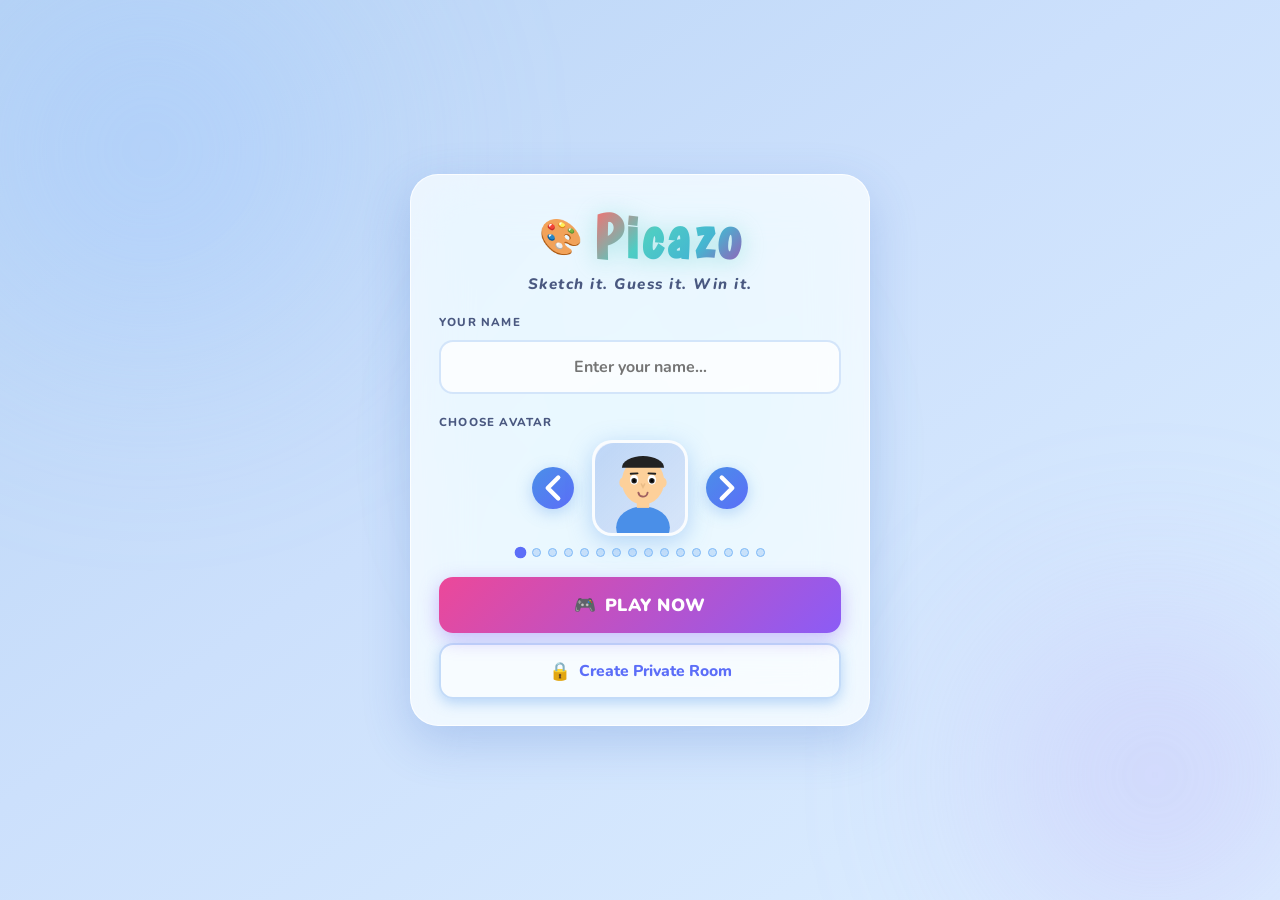
<file: index.html>
<!DOCTYPE html>
<html lang="en">
<head>
  <meta charset="UTF-8">
  <meta name="viewport" content="width=device-width, initial-scale=1.0, maximum-scale=1.0, user-scalable=no">
  <title>Picazo – Sketch it. Guess it. Win it.</title>
  <link rel="preconnect" href="https://fonts.googleapis.com">
  <link rel="preconnect" href="https://fonts.gstatic.com" crossorigin>
  <link href="https://fonts.googleapis.com/css2?family=Boogaloo&family=Nunito:wght@400;600;700;800;900&display=swap" rel="stylesheet">
  <link rel="stylesheet" href="style.css">
</head>
<body>

<div class="bg-blob blob-1"></div>
<div class="bg-blob blob-2"></div>
<div class="bg-blob blob-3"></div>

<div id="screen-lobby" class="screen active">
  <div class="lobby-card glass-strong">
    <div class="lobby-header">
      <div class="logo-wrap">
        <span class="logo-icon">🎨</span>
        <h1 class="logo-text">Picazo</h1>
      </div>
      <p class="lobby-tagline">Sketch it. Guess it. Win it.</p>
    </div>

    <div class="section-block">
      <label class="section-label">Your Name</label>
      <input id="inp-name" class="name-input" type="text" placeholder="Enter your name…" maxlength="16" autocomplete="off" spellcheck="false">
    </div>

    <div class="section-block">
      <label class="section-label">Choose Avatar</label>
      <div class="avatar-picker">
        <button id="btn-av-prev" class="av-arrow" aria-label="Previous">
          <svg viewBox="0 0 24 24" fill="none" stroke="currentColor" stroke-width="2.5" stroke-linecap="round" stroke-linejoin="round"><path d="M15 18l-6-6 6-6"/></svg>
        </button>
        <div id="av-frame" class="av-frame">
          <canvas id="av-canvas" width="96" height="96"></canvas>
        </div>
        <button id="btn-av-next" class="av-arrow" aria-label="Next">
          <svg viewBox="0 0 24 24" fill="none" stroke="currentColor" stroke-width="2.5" stroke-linecap="round" stroke-linejoin="round"><path d="M9 18l6-6-6-6"/></svg>
        </button>
      </div>
      <div id="av-dots" class="av-dots"></div>
    </div>

    <div class="section-block btn-stack">
      <button id="btn-play" class="primary-btn glow-btn">
        <span class="btn-icon">🎮</span> PLAY NOW
      </button>
      <button id="btn-private" class="secondary-btn">
        <span class="btn-icon">🔒</span> Create Private Room
      </button>
    </div>
  </div>
</div>

<div id="modal-private" class="modal-backdrop hidden">
  <div class="modal-card glass-strong">
    <h2 class="modal-title">🔒 Create Private Room</h2>

    <div class="modal-field">
      <label class="section-label">Max Players</label>
      <select id="priv-players" class="setting-sel wide">
        <option value="4">4 Players</option>
        <option value="6">6 Players</option>
        <option value="8" selected>8 Players</option>
        <option value="10">10 Players</option>
        <option value="12">12 Players</option>
      </select>
    </div>
    <div class="modal-field">
      <label class="section-label">Rounds</label>
      <select id="priv-rounds" class="setting-sel wide">
        <option value="3">3 Rounds</option>
        <option value="4">4 Rounds</option>
        <option value="5" selected>5 Rounds</option>
        <option value="6">6 Rounds</option>
        <option value="8">8 Rounds</option>
      </select>
    </div>
    <div class="modal-field">
      <label class="section-label">Draw Time</label>
      <select id="priv-time" class="setting-sel wide">
        <option value="90" selected>90 seconds</option>
        <option value="100">100 seconds</option>
        <option value="120">120 seconds</option>
        <option value="150">150 seconds</option>
      </select>
    </div>
    <div class="modal-field">
      <label class="section-label">Hints</label>
      <select id="priv-hints" class="setting-sel wide">
        <option value="0">None</option>
        <option value="1">1 hint</option>
        <option value="2" selected>2 hints</option>
        <option value="3">3 hints</option>
      </select>
    </div>
    <div class="modal-field">
      <label class="section-label">Custom Words (comma-separated, optional)</label>
      <textarea id="priv-words" class="custom-words-input" placeholder="e.g. banana, lighthouse, spaceship…" rows="3"></textarea>
    </div>

    <div class="modal-actions">
      <button id="btn-start-private" class="primary-btn glow-btn">
        🚀 Start &amp; Get Link
      </button>
      <button id="btn-cancel-private" class="cancel-btn">Cancel</button>
    </div>

    <div id="priv-invite-box" class="invite-box hidden">
      <span class="invite-label">🔗 Invite Link</span>
      <div class="invite-row">
        <span id="priv-link-txt" class="invite-link">https://picazo.game/r/XXXX</span>
        <button id="btn-copy-priv" class="copy-btn">Copy</button>
      </div>
    </div>
  </div>
</div>

<div id="screen-game" class="screen">

  <div class="game-header glass">
    <div class="timer-ring-wrap" id="timer-wrap">
      <svg class="timer-svg" viewBox="0 0 60 60">
        <circle class="t-bg" cx="30" cy="30" r="25"/>
        <circle id="t-fg" class="t-fg" cx="30" cy="30" r="25"/>
      </svg>
      <span id="timer-num" class="timer-num">100</span>
    </div>

    <div class="word-area">
      <div id="word-display" class="word-display"></div>
      <div id="word-meta" class="word-meta"></div>
    </div>

    <div class="header-right">
      <span id="round-badge" class="round-badge">Round 1/3</span>
      <button id="btn-mute" class="icon-btn" title="Mute/Unmute">
        <svg id="mute-icon" viewBox="0 0 24 24" fill="none" stroke="currentColor" stroke-width="2.2" stroke-linecap="round" stroke-linejoin="round">
          <polygon points="11 5 6 9 2 9 2 15 6 15 11 19 11 5"/>
          <path d="M19.07 4.93a10 10 0 0 1 0 14.14M15.54 8.46a5 5 0 0 1 0 7.07"/>
        </svg>
      </button>
    </div>
  </div>

  <div class="game-body">

    <div id="leaderboard-panel" class="panel glass">
      <h3 class="panel-title">🏆 Players</h3>
      <ul id="player-list" class="player-list"></ul>
    </div>

    <div class="canvas-col">
      <div id="canvas-wrap" class="canvas-wrap">
        <canvas id="game-canvas"></canvas>

        <div id="popup-color" class="tool-popup popup-over-canvas glass-strong hidden">
          <div id="color-palette" class="color-palette"></div>
          <input id="color-picker" type="color" class="native-picker" value="#000000">
        </div>

        <div id="popup-size" class="tool-popup popup-over-canvas glass-strong hidden">
          <label class="size-label-txt">Size: <strong id="size-val-txt">3px</strong></label>
          <input id="size-slider" class="size-slider" type="range" min="1" max="40" value="3">
          <div class="size-preview-wrap"><div id="size-preview" class="size-preview"></div></div>
        </div>

        <div id="overlay-waiting" class="overlay waiting-overlay hidden">
          <div class="overlay-inner">
            <span class="wait-spinner">🎨</span>
            <h3 id="wait-title">Waiting for drawer…</h3>
            <p id="wait-sub">Get ready to guess!</p>
            <div id="invite-box-wait" class="share-link-box hidden">
              <span id="share-link-txt" class="share-link-text">picazo.game/r/XXXX</span>
              <button id="btn-copy-link" class="copy-btn">Copy</button>
            </div>
          </div>
        </div>

        <div id="overlay-word-select" class="overlay word-select-overlay hidden">
          <div class="ws-inner">
            <div class="ws-header">
              <h2>Choose a Word</h2>
              <p>Pick one to draw! Time left: <span id="ws-timer" class="ws-clock">15</span>s</p>
            </div>
            <div class="ws-timer-bar-wrap"><div id="ws-timer-bar" class="ws-timer-bar"></div></div>
            <div id="ws-cards" class="ws-cards"></div>
          </div>
        </div>

        <div id="overlay-round-end" class="overlay round-end-overlay hidden">
          <div class="re-inner glass-strong">
            <div id="re-emoji" class="re-emoji">🎉</div>
            <h2 id="re-title">Round Over!</h2>
            <p id="re-word">The word was: <strong id="re-word-val">—</strong></p>
            <div id="re-scores" class="re-scores"></div>
            <p class="re-next" id="re-next">Next round in <span id="re-countdown">5</span>s…</p>
          </div>
        </div>
      </div>

      <div class="toolbar-container">
        <div id="toolbar" class="toolbar-glass">
          <button class="tool-btn active" id="tool-pencil" data-tool="pencil" title="Pencil">
            <svg viewBox="0 0 24 24" fill="none" stroke="currentColor" stroke-width="2" stroke-linecap="round"><path d="M17 3a2.828 2.828 0 1 1 4 4L7.5 20.5 2 22l1.5-5.5L17 3z"/></svg>
          </button>
          
          <button class="tool-btn" id="tool-fill" data-tool="fill" title="Fill">
            <svg viewBox="0 0 24 24" fill="none" stroke="currentColor" stroke-width="2" stroke-linecap="round"><path d="M19 11l-8-8-8.5 8.5a5.5 5.5 0 0 0 7.78 7.78L19 11z"/><path d="M20 23a3 3 0 0 0 0-6h-1l-3-3"/></svg>
          </button>
          
          <button class="tool-btn" id="tool-eraser" data-tool="eraser" title="Eraser">
            <svg viewBox="0 0 24 24" fill="none" stroke="currentColor" stroke-width="2" stroke-linecap="round"><path d="M20 20H7L3 16l10-10 7 7-3.5 3.5"/><path d="M6.5 17.5l4-4"/></svg>
          </button>

          <div class="tool-divider"></div>

          <button class="tool-btn color-btn" id="btn-color-popup" title="Colors">
            <div id="color-indicator" class="color-indicator-ring" style="background:#000"></div>
          </button>

          <button class="tool-btn" id="btn-size-popup" title="Brush Size">
            <svg viewBox="0 0 24 24" fill="currentColor"><circle cx="12" cy="12" r="5"/></svg>
          </button>

          <div class="tool-divider"></div>

          <button class="tool-btn" id="tool-undo" title="Undo">
            <svg viewBox="0 0 24 24" fill="none" stroke="currentColor" stroke-width="2" stroke-linecap="round"><polyline points="9 14 4 9 9 4"/><path d="M20 20v-7a4 4 0 0 0-4-4H4"/></svg>
          </button>
          <button class="tool-btn danger" id="tool-clear" title="Clear Canvas">
            <svg viewBox="0 0 24 24" fill="none" stroke="currentColor" stroke-width="2" stroke-linecap="round"><polyline points="3 6 5 6 21 6"/><path d="M19 6l-1 14H6L5 6"/><path d="M10 11v6"/><path d="M14 11v6"/><path d="M9 6V4h6v2"/></svg>
          </button>
        </div>
      </div>
    </div>

    <div id="chat-panel" class="panel glass">
      <h3 class="panel-title">💬 Chat</h3>
      <div id="chat-messages" class="chat-messages"></div>
      <div class="chat-form">
        <input id="chat-input" class="chat-input" type="text" placeholder="Type guess…" maxlength="60" autocomplete="off">
        <button id="btn-chat-send" class="chat-send-btn" title="Send">
          <svg viewBox="0 0 24 24" fill="none" stroke="currentColor" stroke-width="2.2" stroke-linecap="round" stroke-linejoin="round" style="width:16px;height:16px;"><line x1="22" y1="2" x2="11" y2="13"></line><polygon points="22 2 15 22 11 13 2 9 22 2"></polygon></svg>
        </button>
      </div>
    </div>

  </div></div><div id="context-menu" class="context-menu glass-strong hidden">
  <div class="ctx-head">
    <div id="ctx-av" class="ctx-av"></div>
    <div>
      <div id="ctx-name" class="ctx-name">Player</div>
      <div id="ctx-pts" class="ctx-pts">0 pts</div>
    </div>
  </div>
  <button class="ctx-btn" id="ctx-kick">
    <svg viewBox="0 0 24 24" fill="none" stroke="currentColor" stroke-width="2"><path d="M9 21H5a2 2 0 0 1-2-2V5a2 2 0 0 1 2-2h4"/><polyline points="16 17 21 12 16 7"/><line x1="21" y1="12" x2="9" y2="12"/></svg>
    Vote to Kick
  </button>
  <button class="ctx-btn" id="ctx-report">
    <svg viewBox="0 0 24 24" fill="none" stroke="currentColor" stroke-width="2"><path d="M4 15s1-1 4-1 5 2 8 2 4-1 4-1V3s-1 1-4 1-5-2-8-2-4 1-4 1z"/><line x1="4" y1="22" x2="4" y2="15"/></svg>
    Report
  </button>
  <button class="ctx-btn" id="ctx-mute">
    <svg viewBox="0 0 24 24" fill="none" stroke="currentColor" stroke-width="2"><polygon points="11 5 6 9 2 9 2 15 6 15 11 19 11 5"/><line x1="23" y1="9" x2="17" y2="15"/><line x1="17" y1="9" x2="23" y2="15"/></svg>
    Mute Locally
  </button>
  <button class="ctx-btn ctx-close" id="ctx-close">✕ Close</button>
</div>

<div id="vote-banner" class="vote-banner glass-strong hidden">
  <div class="vote-banner-body">
    <strong id="vote-title">Vote to kick Player?</strong>
    <span id="vote-sub">Majority vote needed</span>
  </div>
  <button id="btn-vote-yes" class="vote-kick-btn">Kick 👢</button>
  <button id="btn-vote-no" class="vote-keep-btn">Keep</button>
</div>

<div id="event-popup" class="event-popup hidden">
  <div class="event-popup-inner">
    <span id="event-popup-icon" class="event-icon">🎉</span>
    <div id="event-popup-msg" class="event-msg">Player joined!</div>
  </div>
</div>

<div id="toast-container" class="toast-container"></div>

<script src="script.js"></script>
</body>
</html>
</file>
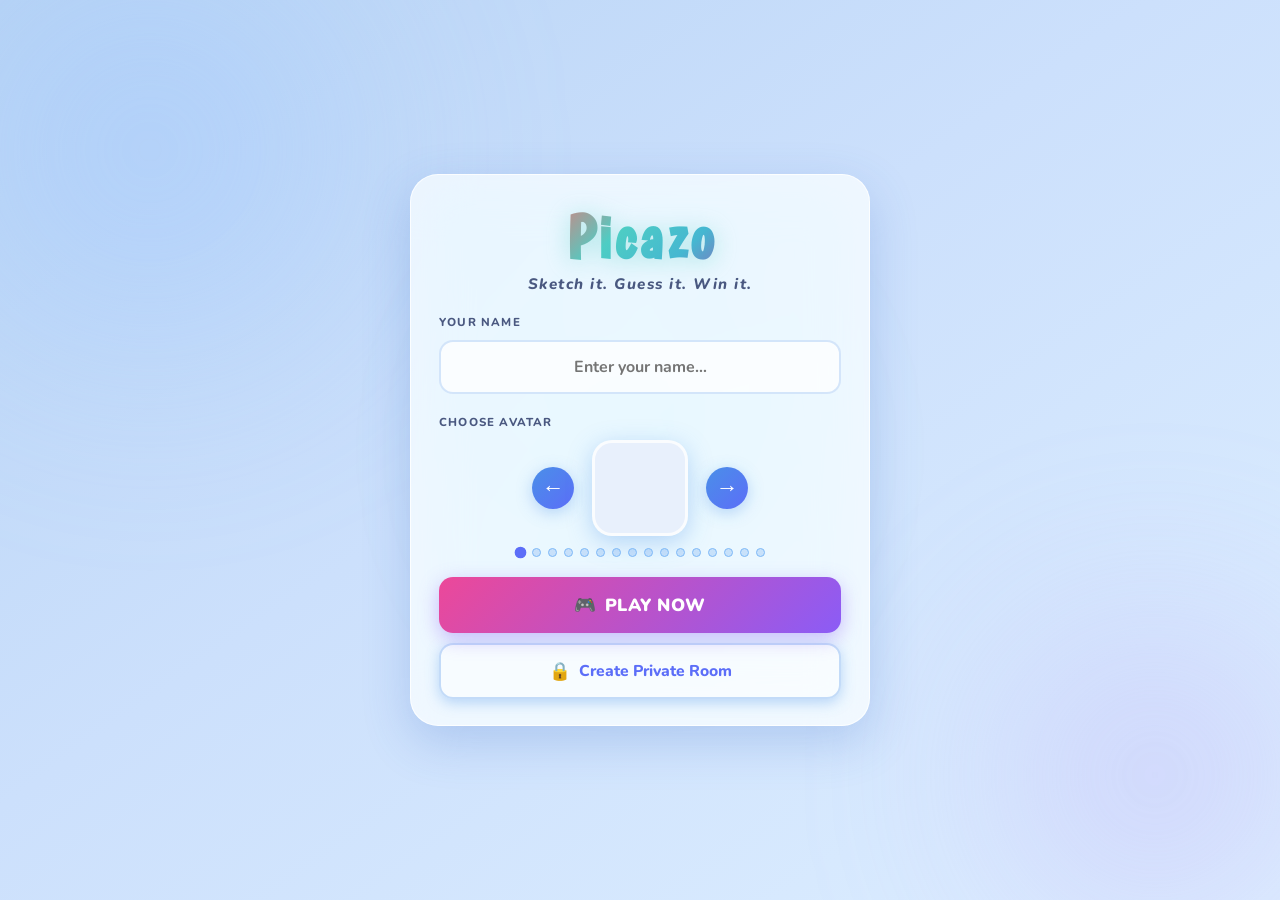
<file: index (2) (1).html>
<!DOCTYPE html>
<html lang="en">
<head>
  <meta charset="UTF-8">
  <meta name="viewport" content="width=device-width, initial-scale=1.0, maximum-scale=1.0, user-scalable=no">
  <title>Picazo – Sketch it. Guess it. Win it.</title>
  <link rel="preconnect" href="https://fonts.googleapis.com">
  <link rel="preconnect" href="https://fonts.gstatic.com" crossorigin>
  <link href="https://fonts.googleapis.com/css2?family=Righteous&family=Nunito:wght@400;600;700;800;900&display=swap" rel="stylesheet">
  <link rel="stylesheet" href="style.css">
</head>
<body>

<div class="bg-blob blob-1"></div>
<div class="bg-blob blob-2"></div>
<div class="bg-blob blob-3"></div>

<!-- ══════════════════════════════
     LOBBY
══════════════════════════════ -->
<div id="screen-lobby" class="screen active">
  <div class="lobby-card glass-strong">

    <div class="lobby-header">
      <h1 class="logo-text">Picazo</h1>
      <p class="lobby-tagline">Sketch it. Guess it. Win it.</p>
    </div>

    <div class="section-block">
      <label class="section-label">Your Name</label>
      <input id="inp-name" class="name-input" type="text" placeholder="Enter your name…" maxlength="16" autocomplete="off" spellcheck="false">
    </div>

    <div class="section-block">
      <label class="section-label">Choose Avatar</label>
      <div class="avatar-picker">
        <button id="btn-av-prev" class="av-arrow">&#8592;</button>
        <div id="av-frame" class="av-frame">
          <div id="av-display"></div>
          <div id="av-name-badge" class="av-name-badge"></div>
        </div>
        <button id="btn-av-next" class="av-arrow">&#8594;</button>
      </div>
      <div id="av-dots" class="av-dots"></div>
    </div>

    <div class="section-block btn-stack">
      <button id="btn-play" class="primary-btn glow-btn">
        <span class="btn-icon">🎮</span> PLAY NOW
      </button>
      <button id="btn-private" class="secondary-btn">
        <span class="btn-icon">🔒</span> Create Private Room
      </button>
    </div>

  </div>
</div>

<!-- ══════════════════════════════
     PRIVATE ROOM MODAL
══════════════════════════════ -->
<div id="modal-private" class="modal-backdrop hidden">
  <div class="modal-card glass-strong">
    <h2 class="modal-title">🔒 Private Room</h2>
    <div class="modal-field">
      <label class="section-label">Max Players (2–12)</label>
      <select id="priv-players" class="setting-sel wide">
        <option value="4">4 Players</option>
        <option value="6">6 Players</option>
        <option value="8" selected>8 Players</option>
        <option value="10">10 Players</option>
        <option value="12">12 Players</option>
      </select>
    </div>
    <div class="modal-field">
      <label class="section-label">Rounds (min 3)</label>
      <select id="priv-rounds" class="setting-sel wide">
        <option value="3" selected>3 Rounds</option>
        <option value="4">4 Rounds</option>
        <option value="5">5 Rounds</option>
        <option value="6">6 Rounds</option>
        <option value="8">8 Rounds</option>
      </select>
    </div>
    <div class="modal-field">
      <label class="section-label">Draw Time</label>
      <select id="priv-time" class="setting-sel wide">
        <option value="90" selected>90 seconds</option>
        <option value="120">120 seconds</option>
        <option value="150">150 seconds</option>
        <option value="180">180 seconds</option>
      </select>
    </div>
    <div class="modal-field">
      <label class="section-label">Hint Intensity</label>
      <select id="priv-hints" class="setting-sel wide">
        <option value="0">None</option>
        <option value="1" selected>Slow (1 hint)</option>
        <option value="2">Normal (2 hints)</option>
        <option value="3">Fast (3 hints)</option>
      </select>
    </div>
    <div class="modal-field">
      <label class="section-label">Custom Words (comma-separated, optional)</label>
      <textarea id="priv-words" class="custom-words-input" placeholder="e.g. banana, lighthouse, spaceship…" rows="3"></textarea>
    </div>
    <div class="modal-actions">
      <button id="btn-start-private" class="primary-btn glow-btn">🚀 Start &amp; Get Link</button>
      <button id="btn-cancel-private" class="cancel-btn">Cancel</button>
    </div>
    <div id="priv-invite-box" class="invite-box hidden">
      <span class="invite-label">🔗 Share this link with friends</span>
      <div class="invite-row">
        <span id="priv-link-txt" class="invite-link">https://picazo.game/r/XXXX</span>
        <button id="btn-copy-priv" class="copy-btn">Copy</button>
      </div>
    </div>
  </div>
</div>

<!-- ══════════════════════════════
     GAME SCREEN
══════════════════════════════ -->
<div id="screen-game" class="screen">

  <div class="game-header glass">
    <div class="timer-ring-wrap">
      <svg class="timer-svg" viewBox="0 0 60 60">
        <circle class="t-bg" cx="30" cy="30" r="25"/>
        <circle id="t-fg" class="t-fg" cx="30" cy="30" r="25"/>
      </svg>
      <span id="timer-num" class="timer-num">90</span>
    </div>
    <div class="word-area">
      <div id="word-display" class="word-display"></div>
      <div id="word-meta" class="word-meta"></div>
    </div>
    <div class="header-right">
      <span id="round-badge" class="round-badge">Round 1/3</span>
      <button id="btn-mute" class="icon-btn" title="Mute">
        <svg id="mute-icon" viewBox="0 0 24 24" fill="none" stroke="currentColor" stroke-width="2.2" stroke-linecap="round" stroke-linejoin="round">
          <polygon points="11 5 6 9 2 9 2 15 6 15 11 19 11 5"/>
          <path d="M19.07 4.93a10 10 0 0 1 0 14.14M15.54 8.46a5 5 0 0 1 0 7.07"/>
        </svg>
      </button>
    </div>
  </div>

  <div class="game-body">

    <div id="leaderboard-panel" class="panel glass">
      <h3 class="panel-title">🏆 Players</h3>
      <ul id="player-list" class="player-list"></ul>
    </div>

    <div class="canvas-col">
      <div id="canvas-wrap" class="canvas-wrap">
        <canvas id="game-canvas"></canvas>

        <div id="overlay-waiting" class="overlay waiting-overlay hidden">
          <div class="overlay-inner">
            <span class="wait-spinner">🎨</span>
            <h3 id="wait-title">Waiting for drawer…</h3>
            <p id="wait-sub">Get ready to guess!</p>
            <div id="invite-box-wait" class="share-link-box hidden">
              <span id="share-link-txt" class="share-link-text">picazo.game/r/XXXX</span>
              <button id="btn-copy-link" class="copy-btn">Copy</button>
            </div>
          </div>
        </div>

        <div id="overlay-word-select" class="overlay word-select-overlay hidden">
          <div class="ws-inner">
            <div class="ws-header">
              <h2>Choose a Word</h2>
              <p>Pick one to draw! Time: <span id="ws-timer" class="ws-clock">15</span>s</p>
            </div>
            <div class="ws-timer-bar-wrap"><div id="ws-timer-bar" class="ws-timer-bar"></div></div>
            <div id="ws-cards" class="ws-cards"></div>
          </div>
        </div>

        <div id="overlay-round-end" class="overlay round-end-overlay hidden">
          <div class="re-inner glass-strong">
            <div id="re-emoji" class="re-emoji">🎉</div>
            <h2 id="re-title">Round Over!</h2>
            <p id="re-word">The word was: <strong id="re-word-val">—</strong></p>
            <div id="re-scores" class="re-scores"></div>
            <p class="re-next" id="re-next">Next round in <span id="re-countdown">5</span>s…</p>
          </div>
        </div>
      </div>

      <!-- ══ GLASSMORPHISM TOOLBAR ══ -->
      <div id="toolbar" class="toolbar-glass">

        <!-- Pen -->
        <button class="tool-btn active" id="tool-pencil" data-tool="pencil" title="Pen">
          <svg viewBox="0 0 24 24" fill="none" stroke="currentColor" stroke-width="2.2" stroke-linecap="round"><path d="M17 3a2.828 2.828 0 1 1 4 4L7.5 20.5 2 22l1.5-5.5L17 3z"/></svg>
          <span class="tool-label">Pen</span>
        </button>

        <!-- Pen Size -->
        <div class="tool-with-popup">
          <button class="tool-btn" id="btn-size-popup" title="Pen Size">
            <svg viewBox="0 0 24 24" fill="currentColor"><circle cx="12" cy="12" r="5"/></svg>
            <span class="tool-label">Size</span>
          </button>
          <div id="popup-size" class="tool-popup-glass hidden">
            <div class="tpg-title">✏️ Brush Size</div>
            <div class="tpg-size-row">
              <div class="dot-sm"></div>
              <input id="size-slider" class="tpg-slider" type="range" min="1" max="40" value="3">
              <div class="dot-lg"></div>
            </div>
            <div class="tpg-size-val"><span id="size-val-txt">3</span> px</div>
            <div class="size-preview-wrap"><div id="size-preview" class="size-preview"></div></div>
          </div>
        </div>

        <!-- Colour -->
        <div class="tool-with-popup">
          <button class="tool-btn color-btn" id="btn-color-popup" title="Colour">
            <div id="color-indicator" class="color-indicator-ring" style="background:#1a1a2e"></div>
            <span class="tool-label">Color</span>
          </button>
          <div id="popup-color" class="tool-popup-glass hidden">
            <div class="tpg-title">🎨 Colour Palette</div>
            <div id="color-palette" class="color-palette"></div>
            <div class="tpg-divider"></div>
            <label class="tpg-custom-label">Custom Colour</label>
            <input id="color-picker" type="color" class="native-picker" value="#1a1a2e">
          </div>
        </div>

        <div class="tool-divider"></div>

        <!-- Eraser -->
        <button class="tool-btn" id="tool-eraser" data-tool="eraser" title="Eraser">
          <svg viewBox="0 0 24 24" fill="none" stroke="currentColor" stroke-width="2.2" stroke-linecap="round"><path d="M20 20H7L3 16l10-10 7 7-3.5 3.5"/><path d="M6.5 17.5l4-4"/></svg>
          <span class="tool-label">Eraser</span>
        </button>

        <!-- Fill -->
        <button class="tool-btn" id="tool-fill" data-tool="fill" title="Fill">
          <svg viewBox="0 0 24 24" fill="none" stroke="currentColor" stroke-width="2.2" stroke-linecap="round"><path d="M19 11l-8-8-8.5 8.5a5.5 5.5 0 0 0 7.78 7.78L19 11z"/><path d="M20 23a3 3 0 0 0 0-6h-1l-3-3"/></svg>
          <span class="tool-label">Fill</span>
        </button>

        <!-- Shapes -->
        <div class="tool-with-popup">
          <button class="tool-btn" id="btn-shape-popup" title="Shapes">
            <svg viewBox="0 0 24 24" fill="none" stroke="currentColor" stroke-width="2.2" stroke-linecap="round"><rect x="3" y="3" width="8" height="8" rx="1"/><circle cx="17" cy="17" r="4"/><path d="M14 3l3.5 7h-7z"/></svg>
            <span class="tool-label">Shapes</span>
          </button>
          <div id="popup-shape" class="tool-popup-glass hidden">
            <div class="tpg-title">🔷 Shapes</div>
            <div class="shape-grid">
              <button class="shape-btn" id="tool-rect" data-tool="rect">
                <svg viewBox="0 0 24 24" fill="none" stroke="currentColor" stroke-width="2"><rect x="3" y="5" width="18" height="14" rx="2"/></svg>
                <span>Rect</span>
              </button>
              <button class="shape-btn" id="tool-circle" data-tool="circle">
                <svg viewBox="0 0 24 24" fill="none" stroke="currentColor" stroke-width="2"><circle cx="12" cy="12" r="9"/></svg>
                <span>Circle</span>
              </button>
              <button class="shape-btn" id="tool-triangle" data-tool="triangle">
                <svg viewBox="0 0 24 24" fill="none" stroke="currentColor" stroke-width="2"><path d="M12 3l9 18H3z"/></svg>
                <span>Triangle</span>
              </button>
              <button class="shape-btn" id="tool-line" data-tool="line">
                <svg viewBox="0 0 24 24" fill="none" stroke="currentColor" stroke-width="2.5"><line x1="4" y1="20" x2="20" y2="4"/></svg>
                <span>Line</span>
              </button>
            </div>
          </div>
        </div>

        <div class="tool-divider"></div>

        <!-- Undo -->
        <button class="tool-btn" id="tool-undo" title="Undo">
          <svg viewBox="0 0 24 24" fill="none" stroke="currentColor" stroke-width="2.2" stroke-linecap="round"><polyline points="9 14 4 9 9 4"/><path d="M20 20v-7a4 4 0 0 0-4-4H4"/></svg>
          <span class="tool-label">Undo</span>
        </button>

        <!-- Clear -->
        <button class="tool-btn danger" id="tool-clear" title="Clear">
          <svg viewBox="0 0 24 24" fill="none" stroke="currentColor" stroke-width="2.2" stroke-linecap="round"><polyline points="3 6 5 6 21 6"/><path d="M19 6l-1 14H6L5 6"/><path d="M10 11v6M14 11v6M9 6V4h6v2"/></svg>
          <span class="tool-label">Clear</span>
        </button>

      </div><!-- end toolbar -->
    </div><!-- end canvas-col -->

    <div id="chat-panel" class="panel glass">
      <h3 class="panel-title">💬 Chat</h3>
      <div id="chat-messages" class="chat-messages"></div>
      <div class="chat-form">
        <input id="chat-input" class="chat-input" type="text" placeholder="Type your guess…" maxlength="60" autocomplete="off">
        <button id="btn-chat-send" class="chat-send-btn">↑</button>
      </div>
    </div>

  </div>
</div>

<!-- Context Menu -->
<div id="context-menu" class="context-menu glass-strong hidden">
  <div class="ctx-head">
    <div id="ctx-av" class="ctx-av"></div>
    <div>
      <div id="ctx-name" class="ctx-name">Player</div>
      <div id="ctx-pts" class="ctx-pts">0 pts</div>
    </div>
  </div>
  <button class="ctx-btn" id="ctx-kick">
    <svg viewBox="0 0 24 24" fill="none" stroke="currentColor" stroke-width="2"><path d="M9 21H5a2 2 0 0 1-2-2V5a2 2 0 0 1 2-2h4"/><polyline points="16 17 21 12 16 7"/><line x1="21" y1="12" x2="9" y2="12"/></svg>
    Vote to Kick
  </button>
  <button class="ctx-btn ctx-danger" id="ctx-report">
    <svg viewBox="0 0 24 24" fill="none" stroke="currentColor" stroke-width="2"><path d="M4 15s1-1 4-1 5 2 8 2 4-1 4-1V3s-1 1-4 1-5-2-8-2-4 1-4 1z"/><line x1="4" y1="22" x2="4" y2="15"/></svg>
    Report
  </button>
  <button class="ctx-btn" id="ctx-mute">
    <svg viewBox="0 0 24 24" fill="none" stroke="currentColor" stroke-width="2"><polygon points="11 5 6 9 2 9 2 15 6 15 11 19 11 5"/><line x1="23" y1="9" x2="17" y2="15"/><line x1="17" y1="9" x2="23" y2="15"/></svg>
    Mute Locally
  </button>
  <button class="ctx-btn ctx-close" id="ctx-close">✕ Close</button>
</div>

<div id="vote-banner" class="vote-banner glass-strong hidden">
  <div class="vote-banner-body">
    <strong id="vote-title">Vote to kick Player?</strong>
    <span id="vote-sub">Majority vote needed</span>
  </div>
  <button id="btn-vote-yes" class="vote-kick-btn">Kick 👢</button>
  <button id="btn-vote-no" class="vote-keep-btn">Keep</button>
</div>

<div id="event-popup" class="event-popup hidden">
  <div class="event-popup-inner">
    <span id="event-popup-icon" class="event-icon">🎉</span>
    <div id="event-popup-msg" class="event-msg">Player joined!</div>
  </div>
</div>

<div id="toast-container" class="toast-container"></div>

<script src="script.js"></script>
</body>
</html>
</file>
<file: style.css>
/* ================================================================
   PICAZO — style.css  v3.0
   Glassmorphism · Fluid Animations · Mobile-First
================================================================ */

/* ── Google Fonts fallback ── */
@import url('https://fonts.googleapis.com/css2?family=Boogaloo&family=Nunito:wght@400;600;700;800;900&display=swap');

*, *::before, *::after { box-sizing: border-box; margin: 0; padding: 0; }

:root {
  --blue:        #4a8fe8;
  --blue-light:  #7db8f7;
  --blue-glow:   rgba(74,143,232,0.35);
  --indigo:      #5c6ef8;
  --indigo-glow: rgba(92,110,248,0.30);
  --green:       #2ecc87;
  --green-glow:  rgba(46,204,135,0.38);
  --red:         #f0525e;
  --red-glow:    rgba(240,82,94,0.40);
  --gold:        #f4b942;
  --purple:      #a855f7;
  --purple-glow: rgba(168,85,247,0.35);

  --bg:          #cfe0f7;
  --glass:       rgba(255,255,255,0.48);
  --glass-s:     rgba(255,255,255,0.72);
  --glass-b:     rgba(255,255,255,0.90);
  --border:      rgba(255,255,255,0.80);
  --shadow:      0 8px 32px rgba(60,110,200,0.16);
  --shadow-deep: 0 16px 48px rgba(60,110,200,0.24);
  --shadow-glow: 0 0 30px rgba(92,110,248,0.22);

  --txt:         #1a2540;
  --txt-mid:     #4a5880;
  --txt-light:   #8598bc;

  --radius:      20px;
  --radius-md:   14px;
  --radius-sm:   10px;
  --radius-pill: 100px;
  --spring:      cubic-bezier(0.34, 1.56, 0.64, 1);
  --ease-out:    cubic-bezier(0.22, 1, 0.36, 1);
  --transition:  all 0.3s var(--spring);

  --f-display: 'Boogaloo', cursive;
  --f-body:    'Nunito', sans-serif;
}

html, body {
  width: 100%; height: 100%;
  overflow: hidden;
  font-family: var(--f-body);
  background: linear-gradient(145deg, #b8d4f5 0%, #cce0fc 45%, #ddeeff 100%);
  color: var(--txt);
  -webkit-font-smoothing: antialiased;
  -webkit-tap-highlight-color: transparent;
  user-select: none;
}

/* ── Background Blobs ── */
.bg-blob {
  position: fixed; border-radius: 50%;
  filter: blur(90px); pointer-events: none;
  z-index: 0; opacity: 0.5;
}
.blob-1 {
  width: 600px; height: 600px;
  background: radial-gradient(circle, #a0c8ff, transparent 70%);
  top: -150px; left: -150px;
  animation: blobDrift 14s ease-in-out infinite alternate;
}
.blob-2 {
  width: 450px; height: 450px;
  background: radial-gradient(circle, #c0b0f8, transparent 70%);
  bottom: -100px; right: -100px;
  animation: blobDrift 18s ease-in-out infinite alternate-reverse;
}
.blob-3 {
  width: 300px; height: 300px;
  background: radial-gradient(circle, #a0e8d8, transparent 70%);
  top: 50%; left: 50%;
  transform: translate(-50%,-50%);
  animation: blobDrift 22s ease-in-out infinite alternate;
}
@keyframes blobDrift {
  from { transform: translate(0,0) scale(1); }
  to   { transform: translate(40px,30px) scale(1.12); }
}

/* ── Glass helpers ── */
.glass {
  background: var(--glass);
  backdrop-filter: blur(20px) saturate(180%);
  -webkit-backdrop-filter: blur(20px) saturate(180%);
  border: 1.5px solid var(--border);
  box-shadow: var(--shadow);
}
.glass-strong {
  background: var(--glass-s);
  backdrop-filter: blur(28px) saturate(200%);
  -webkit-backdrop-filter: blur(28px) saturate(200%);
  border: 1.5px solid var(--border);
  box-shadow: var(--shadow-deep);
}
.hidden { display: none !important; }

/* ════════════════════════════════════════════
   SCREENS
════════════════════════════════════════════ */
.screen {
  position: fixed; inset: 0; z-index: 10;
  display: none; flex-direction: column;
}
.screen.active { display: flex; align-items: center; justify-content: center; }
#screen-game.active {
  align-items: stretch; justify-content: stretch;
  padding: 8px; gap: 8px;
}

/* ════════════════════════════════════════════
   LOBBY
════════════════════════════════════════════ */
.lobby-card {
  border-radius: 28px;
  padding: 32px 28px 26px;
  width: 100%; max-width: 460px;
  display: flex; flex-direction: column;
  align-items: center; gap: 20px;
  position: relative; z-index: 1;
  animation: cardPop 0.6s var(--spring) both;
}
@keyframes cardPop {
  from { opacity: 0; transform: translateY(30px) scale(0.92); }
  to   { opacity: 1; transform: translateY(0) scale(1); }
}

.lobby-header { text-align: center; }
.logo-wrap { display: flex; align-items: center; justify-content: center; gap: 10px; }
.logo-icon { font-size: 2.2rem; animation: iconWiggle 3s ease-in-out infinite; }
@keyframes iconWiggle {
  0%,100% { transform: rotate(-5deg); }
  50%      { transform: rotate(8deg) scale(1.08); }
}

.logo-text {
  font-family: var(--f-display);
  font-size: 3.8rem;
  letter-spacing: 3px;
  background: linear-gradient(135deg, #FF6B6B 0%, #4ECDC4 40%, #45B7D1 70%, #9b59b6 100%);
  -webkit-background-clip: text;
  -webkit-text-fill-color: transparent;
  background-clip: text;
  filter: drop-shadow(0 3px 12px rgba(78, 205, 196, 0.4));
  line-height: 1;
}

.lobby-tagline {
  font-size: 0.95rem;
  font-weight: 800;
  color: var(--txt-mid);
  letter-spacing: 1.5px;
  margin-top: 6px;
  font-style: italic;
  animation: sharpGlow 3s ease-in-out infinite;
}

@keyframes sharpGlow {
  0%, 100% { text-shadow: 0 0 4px rgba(74,143,232,0.2); color: var(--txt-mid); }
  50% { text-shadow: 0 0 15px rgba(92,110,248,0.9), 0 0 30px rgba(92,110,248,0.6); color: var(--indigo); }
}

.section-block {
  width: 100%;
  display: flex; flex-direction: column;
  align-items: center; gap: 10px;
}
.section-label {
  font-size: 0.72rem; font-weight: 800;
  color: var(--txt-mid); text-transform: uppercase;
  letter-spacing: 1.2px; align-self: flex-start;
}

.name-input {
  width: 100%;
  padding: 14px 18px;
  border-radius: var(--radius-md);
  border: 2px solid rgba(74,143,232,0.22);
  background: rgba(255,255,255,0.75);
  font-family: var(--f-body); font-size: 1rem; font-weight: 700;
  color: var(--txt); outline: none;
  text-align: center;
  transition: border 0.25s, box-shadow 0.25s, transform 0.2s var(--spring);
}
.name-input:focus {
  border: 2px solid var(--indigo);
  box-shadow: 0 0 0 4px var(--indigo-glow);
  transform: scale(1.01);
}
.name-input.shake { animation: shake 0.4s ease; }
@keyframes shake {
  0%,100%{transform:translateX(0)} 20%{transform:translateX(-8px)} 40%{transform:translateX(8px)} 60%{transform:translateX(-6px)} 80%{transform:translateX(6px)}
}

/* Avatar picker */
.avatar-picker { display: flex; align-items: center; gap: 18px; }
.av-arrow {
  width: 42px; height: 42px; border-radius: 50%;
  border: none;
  background: linear-gradient(135deg, var(--blue), var(--indigo));
  color: #fff; font-size: 1.4rem;
  cursor: pointer; display: flex; align-items: center; justify-content: center;
  box-shadow: 0 4px 16px var(--blue-glow);
  transition: var(--transition); flex-shrink: 0;
}
.av-arrow:hover { transform: scale(1.18); box-shadow: 0 6px 22px var(--indigo-glow); }
.av-arrow:active { transform: scale(0.90); }
.av-frame {
  width: 96px; height: 96px; border-radius: 20px;
  overflow: hidden;
  border: 3px solid var(--border);
  box-shadow: 0 6px 24px var(--blue-glow);
  background: #e8f0fc; flex-shrink: 0;
  transition: box-shadow 0.3s, transform 0.3s var(--spring);
}
.av-frame.glow {
  box-shadow: 0 0 0 3px var(--indigo), 0 8px 28px var(--indigo-glow);
  transform: scale(1.06);
}
#av-canvas { display: block; }
.av-dots { display: flex; gap: 7px; margin-top: 2px; flex-wrap: wrap; justify-content: center; }
.av-dot {
  width: 9px; height: 9px; border-radius: 50%;
  background: rgba(74,143,232,0.22);
  border: 1.5px solid var(--blue-light);
  cursor: pointer;
  transition: var(--transition);
  padding: 0;
}
.av-dot.active { background: var(--indigo); border-color: var(--indigo); transform: scale(1.3); }
.av-dot:hover { transform: scale(1.2); }

/* Settings */
.settings-row {
  flex-direction: row !important;
  justify-content: space-between;
  gap: 10px;
}
.setting-item { display: flex; flex-direction: column; gap: 5px; flex: 1; }
.setting-label { font-size: 0.68rem; font-weight: 800; color: var(--txt-mid); text-transform: uppercase; letter-spacing: 1px; }
.setting-sel, .setting-sel.wide {
  padding: 10px 10px;
  border-radius: var(--radius-sm);
  border: 1.5px solid rgba(74,143,232,0.22);
  background: rgba(255,255,255,0.7);
  font-family: var(--f-body); font-size: 0.82rem; font-weight: 700;
  color: var(--txt); outline: none; cursor: pointer;
  transition: border 0.2s, box-shadow 0.2s;
  width: 100%;
}
.setting-sel:focus { border-color: var(--indigo); box-shadow: 0 0 0 3px var(--indigo-glow); }

/* Buttons */
.btn-stack { gap: 10px !important; }

.primary-btn {
  width: 100%; padding: 16px;
  border-radius: var(--radius-md);
  border: none;
  background: linear-gradient(135deg, #ec4899, #8b5cf6, #3b82f6);
  background-size: 200% 200%;
  color: white; font-weight: 900; font-size: 1.1rem;
  font-family: var(--f-body);
  cursor: pointer;
  box-shadow: 0 6px 20px rgba(139,92,246,0.40);
  transition: transform 0.2s var(--spring), box-shadow 0.3s;
  display: flex; align-items: center; justify-content: center; gap: 8px;
  letter-spacing: 0.5px;
  animation: gradShift 5s ease infinite;
}
@keyframes gradShift {
  0%   { background-position: 0% 50%; }
  50%  { background-position: 100% 50%; }
  100% { background-position: 0% 50%; }
}
.primary-btn:hover { transform: translateY(-3px) scale(1.02); box-shadow: 0 10px 30px rgba(139,92,246,0.55); }
.primary-btn:active { transform: scale(0.96); box-shadow: 0 3px 12px rgba(139,92,246,0.30); }

/* Glowing effect on hover/click */
.glow-btn {
  position: relative; overflow: hidden;
}
.glow-btn::before {
  content: '';
  position: absolute; inset: -2px;
  border-radius: inherit;
  background: linear-gradient(135deg, #f97316, #ec4899, #8b5cf6, #3b82f6);
  opacity: 0;
  z-index: -1;
  filter: blur(12px);
  transition: opacity 0.3s;
}
.glow-btn:hover::before { opacity: 0.7; }
.glow-btn:active::before { opacity: 1; }

.glow-btn::after {
  content: '';
  position: absolute; inset: -4px;
  border-radius: inherit;
  background: linear-gradient(135deg, #ec4899, #8b5cf6);
  opacity: 0;
  z-index: -2;
  animation: pulseRing 2.5s ease-in-out infinite;
}
@keyframes pulseRing {
  0%,100% { opacity: 0; transform: scale(1); }
  50%      { opacity: 0.3; transform: scale(1.04); }
}

.secondary-btn {
  width: 100%; padding: 14px;
  border-radius: var(--radius-md);
  border: 2px solid rgba(74,143,232,0.30);
  background: rgba(255,255,255,0.55);
  color: var(--indigo); font-weight: 800; font-size: 0.98rem;
  font-family: var(--f-body);
  cursor: pointer;
  box-shadow: 0 4px 14px var(--blue-glow);
  transition: var(--transition);
  display: flex; align-items: center; justify-content: center; gap: 8px;
}
.secondary-btn:hover { transform: translateY(-2px) scale(1.02); background: rgba(255,255,255,0.75); box-shadow: 0 8px 22px var(--indigo-glow); border-color: var(--indigo); }
.secondary-btn:active { transform: scale(0.97); }
.btn-icon { font-size: 1.1rem; }

/* ════════════════════════════════════════════
   PRIVATE ROOM MODAL
════════════════════════════════════════════ */
.modal-backdrop {
  position: fixed; inset: 0; z-index: 100;
  display: flex; align-items: center; justify-content: center;
  background: rgba(180,210,255,0.35);
  backdrop-filter: blur(10px);
  -webkit-backdrop-filter: blur(10px);
  animation: fadeIn 0.2s ease;
}
.modal-backdrop.hidden { display: none !important; }
@keyframes fadeIn { from{opacity:0} to{opacity:1} }

.modal-card {
  border-radius: 24px;
  padding: 28px 26px;
  width: 92%; max-width: 420px;
  display: flex; flex-direction: column; gap: 14px;
  animation: cardPop 0.4s var(--spring) both;
  max-height: 90dvh; overflow-y: auto;
}
.modal-title {
  font-family: var(--f-display);
  font-size: 1.6rem; color: var(--txt);
  text-align: center; letter-spacing: 1px;
}
.modal-field { display: flex; flex-direction: column; gap: 5px; width: 100%; }
.custom-words-input {
  width: 100%; padding: 10px 14px;
  border-radius: var(--radius-sm);
  border: 1.5px solid rgba(74,143,232,0.22);
  background: rgba(255,255,255,0.75);
  font-family: var(--f-body); font-size: 0.85rem; color: var(--txt);
  outline: none; resize: vertical;
  transition: border 0.2s, box-shadow 0.2s;
}
.custom-words-input:focus { border-color: var(--indigo); box-shadow: 0 0 0 3px var(--indigo-glow); }
.modal-actions { display: flex; flex-direction: column; gap: 10px; }
.cancel-btn {
  padding: 12px; border-radius: var(--radius-md);
  border: none; background: rgba(255,255,255,0.45);
  font-family: var(--f-body); font-size: 0.9rem; font-weight: 700;
  color: var(--txt-mid); cursor: pointer;
  transition: var(--transition);
}
.cancel-btn:hover { background: rgba(255,255,255,0.7); color: var(--txt); }
.invite-box {
  background: rgba(255,255,255,0.6);
  border-radius: var(--radius-sm);
  padding: 12px 14px;
  display: flex; flex-direction: column; gap: 8px;
  border: 1.5px solid var(--border);
}
.invite-label { font-size: 0.75rem; font-weight: 800; color: var(--txt-mid); }
.invite-row { display: flex; gap: 8px; align-items: center; }
.invite-link {
  font-size: 0.82rem; font-weight: 700; color: var(--blue);
  flex: 1; overflow: hidden; text-overflow: ellipsis; white-space: nowrap;
}
.copy-btn {
  padding: 6px 14px; border-radius: var(--radius-pill);
  border: none;
  background: linear-gradient(135deg, var(--blue), var(--indigo));
  color: #fff; font-family: var(--f-body); font-size: 0.78rem; font-weight: 800;
  cursor: pointer; white-space: nowrap;
  transition: var(--transition);
  box-shadow: 0 3px 10px var(--blue-glow);
}
.copy-btn:hover { transform: scale(1.07); box-shadow: 0 5px 16px var(--indigo-glow); }

/* ════════════════════════════════════════════
   GAME HEADER
════════════════════════════════════════════ */
.game-header {
  flex: 0 0 auto;
  border-radius: var(--radius);
  display: flex; align-items: center;
  justify-content: space-between;
  padding: 8px 16px;
  gap: 12px;
  min-height: 60px;
  animation: slideDown 0.5s var(--spring) both;
}
@keyframes slideDown { from{opacity:0;transform:translateY(-20px)} to{opacity:1;transform:translateY(0)} }

/* Timer Ring */
.timer-ring-wrap {
  width: 52px; height: 52px;
  position: relative; flex-shrink: 0;
}
.timer-svg {
  width: 100%; height: 100%;
  transform: rotate(-90deg);
}
.t-bg {
  fill: none; stroke: rgba(74,143,232,0.15); stroke-width: 4;
}
.t-fg {
  fill: none; stroke: var(--blue); stroke-width: 4;
  stroke-linecap: round;
  stroke-dasharray: 157;
  stroke-dashoffset: 0;
  transition: stroke-dashoffset 1s linear, stroke 0.5s ease;
}
.t-fg.warn { stroke: var(--red); }
.timer-num {
  position: absolute; inset: 0;
  display: flex; align-items: center; justify-content: center;
  font-family: var(--f-display); font-size: 1rem; font-weight: bold;
  color: var(--blue);
  transition: color 0.5s;
}
.timer-num.warn {
  color: var(--red);
  animation: timerShake 0.4s ease-in-out infinite;
}
@keyframes timerShake {
  0%,100% { transform: translateX(0) rotate(0deg); }
  25%      { transform: translateX(-2px) rotate(-3deg); }
  75%      { transform: translateX(2px)  rotate(3deg); }
}

/* Word Display */
.word-area {
  flex: 1; display: flex; flex-direction: column;
  align-items: center; gap: 3px; min-width: 0;
}
.word-display {
  display: flex; gap: 4px; align-items: flex-end;
  flex-wrap: wrap; justify-content: center;
}
.wb-group { display: flex; flex-direction: column; align-items: center; gap: 3px; }
.wb-char {
  font-family: var(--f-display); font-size: 1.35rem;
  color: var(--txt); min-width: 18px; text-align: center;
  transition: all 0.3s var(--spring);
}
.wb-char.reveal { animation: charPop 0.4s var(--spring); color: var(--indigo); }
@keyframes charPop { 0%{transform:scale(0) rotate(-15deg);opacity:0} 100%{transform:scale(1) rotate(0deg);opacity:1} }
.wb-line { height: 3px; background: var(--txt); border-radius: 2px; }
.word-meta { font-size: 0.68rem; color: var(--txt-light); font-weight: 700; }

/* Header right */
.header-right { display: flex; align-items: center; gap: 8px; flex-shrink: 0; }
.round-badge {
  padding: 4px 10px; border-radius: var(--radius-pill);
  background: rgba(74,143,232,0.15);
  border: 1.5px solid rgba(74,143,232,0.22);
  font-size: 0.72rem; font-weight: 800; color: var(--indigo);
  white-space: nowrap;
}
.icon-btn {
  width: 38px; height: 38px; border-radius: 50%;
  border: 1.5px solid var(--border);
  background: rgba(255,255,255,0.5);
  color: var(--txt-mid); cursor: pointer;
  display: flex; align-items: center; justify-content: center;
  transition: var(--transition);
}
.icon-btn:hover { background: rgba(255,255,255,0.85); transform: scale(1.1); color: var(--txt); }
.icon-btn:active { transform: scale(0.92); }
.icon-btn svg { width: 18px; height: 18px; }

/* ════════════════════════════════════════════
   GAME BODY
════════════════════════════════════════════ */
.game-body {
  flex: 1; min-height: 0;
  display: flex; gap: 8px;
}

/* ── Panels (LB + Chat) ── */
.panel {
  border-radius: var(--radius);
  display: flex; flex-direction: column;
  overflow: hidden; min-height: 0;
  padding: 10px;
  animation: slideUp 0.5s var(--spring) both;
}
@keyframes slideUp { from{opacity:0;transform:translateY(20px)} to{opacity:1;transform:translateY(0)} }
.panel-title {
  font-size: 0.8rem; font-weight: 800;
  color: var(--txt-mid); text-align: center;
  flex-shrink: 0; margin-bottom: 8px;
  text-transform: uppercase; letter-spacing: 0.8px;
}

/* Leaderboard */
#leaderboard-panel { width: 160px; flex-shrink: 0; }
.player-list {
  flex: 1; overflow-y: auto; list-style: none;
  display: flex; flex-direction: column; gap: 5px;
}
.player-list::-webkit-scrollbar { width: 3px; }
.player-list::-webkit-scrollbar-thumb { background: rgba(74,143,232,0.25); border-radius: 3px; }

.player-item {
  display: flex; align-items: center; gap: 7px;
  padding: 7px 8px;
  background: rgba(255,255,255,0.55);
  border-radius: var(--radius-sm);
  border: 1px solid rgba(255,255,255,0.7);
  transition: var(--transition);
  cursor: pointer;
  animation: itemIn 0.35s var(--spring) both;
}
@keyframes itemIn { from{opacity:0;transform:translateX(-12px)} to{opacity:1;transform:translateX(0)} }
.player-item:hover { background: rgba(255,255,255,0.8); transform: translateX(3px); }
.player-item.is-drawing { border-left: 3px solid var(--indigo); }
.player-item.guessed { border-left: 3px solid var(--green); }

.pi-rank { font-size: 0.75rem; font-weight: 800; color: var(--txt-light); flex-shrink: 0; min-width: 16px; text-align: center; }
.pi-rank.gold { color: #f4b942; }
.pi-rank.silver { color: #94a3b8; }
.pi-rank.bronze { color: #cd7c3a; }
.pi-av { width: 30px; height: 30px; border-radius: 8px; overflow: hidden; flex-shrink: 0; border: 1.5px solid var(--border); }
.pi-av canvas { display: block; }
.pi-info { flex: 1; min-width: 0; }
.pi-name { font-size: 0.75rem; font-weight: 800; color: var(--txt); white-space: nowrap; overflow: hidden; text-overflow: ellipsis; }
.pi-score { font-size: 0.68rem; color: var(--txt-light); font-weight: 700; }
.pi-badge { font-size: 0.75rem; flex-shrink: 0; }

/* ── Canvas Column ── */
.canvas-col {
  flex: 1; min-width: 0; display: flex;
  flex-direction: column; gap: 8px;
}
.canvas-wrap {
  flex: 1; min-height: 0;
  border-radius: var(--radius);
  overflow: hidden; position: relative;
  background: white;
  box-shadow: 0 4px 24px rgba(0,0,0,0.10);
  animation: canvasIn 0.5s var(--spring) 0.1s both;
}
@keyframes canvasIn { from{opacity:0;transform:scale(0.97)} to{opacity:1;transform:scale(1)} }
#game-canvas {
  display: block; width: 100%; height: 100%;
  touch-action: none; cursor: crosshair;
}
#game-canvas.eraser { cursor: cell; }

/* ── TOOLBAR (Centered Layout) ── */
.toolbar-container {
  display: flex;
  justify-content: center;
  width: 100%;
  flex-shrink: 0;
}

.toolbar-glass {
  border-radius: var(--radius-md);
  padding: 8px 12px;
  display: inline-flex; align-items: center;
  gap: 6px;
  position: relative;
  overflow: visible;
  min-height: 52px;
  background: var(--glass-s);
  backdrop-filter: blur(28px) saturate(200%);
  -webkit-backdrop-filter: blur(28px) saturate(200%);
  border: 1.5px solid var(--border);
  box-shadow: var(--shadow);
}
.toolbar-glass .tool-btn {
  width: 38px; height: 38px; border-radius: 10px;
  border: 1px solid rgba(255,255,255,0.4);
  background: rgba(255,255,255,0.5);
  color: var(--txt-mid);
  cursor: pointer; display: flex; align-items: center; justify-content: center;
  transition: var(--transition); flex-shrink: 0;
}
.toolbar-glass .tool-btn svg { width: 17px; height: 17px; }
.toolbar-glass .tool-btn:hover {
  background: rgba(255,255,255,0.9);
  color: var(--txt);
  transform: translateY(-2px) scale(1.08);
}
.toolbar-glass .tool-btn:active { transform: scale(0.92); }
.toolbar-glass .tool-btn.active {
  background: linear-gradient(135deg, var(--blue), var(--indigo));
  color: #fff; border-color: transparent;
  box-shadow: 0 4px 14px var(--indigo-glow);
}
.toolbar-glass .tool-btn.danger { color: var(--red); }
.toolbar-glass .tool-btn.danger:hover { color: #fff; background: var(--red); border-color: var(--red); }
.tool-divider {
  width: 1.5px; height: 24px;
  background: rgba(255,255,255,0.15);
  border-radius: 2px; flex-shrink: 0;
  margin: 0 2px;
}
.color-btn { padding: 0; }
.color-indicator-ring {
  width: 24px; height: 24px; border-radius: 50%;
  border: 2.5px solid rgba(255,255,255,0.7);
  box-shadow: 0 2px 8px rgba(0,0,0,0.3);
  transition: box-shadow 0.2s;
}

/* Popups Hovering Over Canvas */
.popup-over-canvas {
  position: absolute;
  bottom: 20px;
  left: 50%; transform: translateX(-50%);
  border-radius: var(--radius-md);
  padding: 14px;
  z-index: 200;
  min-width: 220px;
  animation: popupIn 0.25s var(--spring) both;
}
@keyframes popupIn { from{opacity:0;transform:translateX(-50%) translateY(8px) scale(0.95)} to{opacity:1;transform:translateX(-50%) translateY(0) scale(1)} }

.color-palette {
  display: grid; grid-template-columns: repeat(5, 1fr); gap: 8px;
  margin-bottom: 10px;
}
.c-swatch {
  width: 30px; height: 30px; border-radius: 50%;
  cursor: pointer; border: 2.5px solid transparent;
  transition: var(--transition);
  box-shadow: 0 2px 6px rgba(0,0,0,0.15);
}
.c-swatch:hover { transform: scale(1.22); box-shadow: 0 4px 12px rgba(0,0,0,0.22); }
.c-swatch.active { border: 2.5px solid #fff; transform: scale(1.15); box-shadow: 0 0 0 2px #333, 0 4px 12px rgba(0,0,0,0.22); }
.native-picker {
  width: 100%; height: 34px; border-radius: var(--radius-sm);
  border: 1.5px solid rgba(255,255,255,0.35); cursor: pointer; background: none;
}
.size-label-txt {
  display: block; font-size: 0.78rem; font-weight: 800;
  color: var(--txt-mid); text-align: center; margin-bottom: 8px;
}
.size-slider {
  width: 100%; accent-color: var(--indigo);
  height: 6px; cursor: pointer;
}
.size-preview-wrap {
  display: flex; align-items: center; justify-content: center;
  margin-top: 10px; height: 40px;
}
.size-preview {
  background: #333; border-radius: 50%;
  width: 3px; height: 3px;
  transition: width 0.2s, height 0.2s;
}

/* ── Chat Panel ── */
#chat-panel { width: 200px; flex-shrink: 0; }
.chat-messages {
  flex: 1; overflow-y: auto; min-height: 0;
  display: flex; flex-direction: column; gap: 4px;
  margin-bottom: 8px;
}
.chat-messages::-webkit-scrollbar { width: 3px; }
.chat-messages::-webkit-scrollbar-thumb { background: rgba(74,143,232,0.25); border-radius: 3px; }
.chat-msg {
  flex-shrink: 0; padding: 6px 9px;
  border-radius: 9px;
  font-size: 0.78rem;
  word-break: break-word;
  animation: msgIn 0.3s var(--spring) both;
}
@keyframes msgIn { from{opacity:0;transform:translateY(6px)} to{opacity:1;transform:translateY(0)} }
.chat-msg.normal { background: rgba(255,255,255,0.65); color: var(--txt); }
.chat-msg .msg-name { font-weight: 800; color: var(--indigo); }
.chat-msg.correct {
  background: linear-gradient(135deg, rgba(46,204,135,0.2), rgba(46,204,135,0.08));
  border: 1px solid rgba(46,204,135,0.35);
  color: #1a6644;
}
.chat-msg.system { color: var(--indigo); font-weight: 700; font-style: italic; background: none; padding: 3px 5px; font-size: 0.74rem; }
.chat-msg.close { background: rgba(244,185,66,0.18); border: 1px solid rgba(244,185,66,0.35); color: #7a5a00; }

.chat-form {
  display: flex; gap: 6px; flex-shrink: 0;
}
.chat-input {
  flex: 1; padding: 9px 12px;
  border-radius: var(--radius-sm);
  border: 1.5px solid rgba(74,143,232,0.22);
  background: rgba(255,255,255,0.75);
  font-family: var(--f-body); font-size: 0.82rem; color: var(--txt);
  outline: none;
  transition: border 0.2s, box-shadow 0.2s;
  min-width: 0;
}
.chat-input:focus {
  border-color: var(--indigo);
  box-shadow: 0 0 0 3px var(--indigo-glow);
}

/* Chat Send Button SVG Styled Perfectly */
.chat-send-btn {
  width: 40px; height: 38px; border-radius: var(--radius-sm);
  border: none; padding: 0;
  background: linear-gradient(135deg, var(--blue), var(--indigo));
  color: #fff; cursor: pointer;
  box-shadow: 0 3px 10px var(--blue-glow);
  transition: var(--transition);
  display: flex; align-items: center; justify-content: center;
  flex-shrink: 0;
}
.chat-send-btn:hover { transform: scale(1.05) translateY(-2px); box-shadow: 0 6px 18px var(--indigo-glow); }
.chat-send-btn:active { transform: scale(0.95); }

/* ════════════════════════════════════════════
   CANVAS OVERLAYS
════════════════════════════════════════════ */
.overlay {
  position: absolute; inset: 0; z-index: 50;
  display: flex; align-items: center; justify-content: center;
  border-radius: var(--radius);
  transition: opacity 0.3s, transform 0.3s var(--spring);
}
.overlay.hidden { display: none !important; }

/* Waiting Overlay */
.waiting-overlay {
  background: rgba(190,220,255,0.55);
  backdrop-filter: blur(16px);
  -webkit-backdrop-filter: blur(16px);
}
.overlay-inner { text-align: center; padding: 28px 24px; max-width: 280px; }
.wait-spinner { font-size: 3rem; animation: spinSlow 4s linear infinite; display: block; margin-bottom: 12px; }
@keyframes spinSlow { to{transform:rotate(360deg)} }
.overlay-inner h3 { font-size: 1.1rem; font-weight: 900; color: var(--txt); margin-bottom: 6px; }
.overlay-inner p { font-size: 0.82rem; color: var(--txt-mid); line-height: 1.5; margin-bottom: 16px; }
.share-link-box {
  display: flex; align-items: center; gap: 8px;
  background: rgba(255,255,255,0.7); border: 1.5px solid var(--border);
  border-radius: var(--radius-sm); padding: 8px 12px;
}
.share-link-text { font-size: 0.78rem; font-weight: 700; color: var(--blue); flex: 1; overflow: hidden; text-overflow: ellipsis; white-space: nowrap; }

/* Word Select Overlay */
.word-select-overlay {
  background: rgba(180,212,255,0.52);
  backdrop-filter: blur(22px) saturate(180%);
  -webkit-backdrop-filter: blur(22px) saturate(180%);
  flex-direction: column; gap: 18px;
}
.ws-inner {
  display: flex; flex-direction: column; align-items: center;
  gap: 18px; padding: 22px 18px;
  width: 100%; max-width: 500px;
}
.ws-header { text-align: center; }
.ws-header h2 { font-family: var(--f-display); font-size: 1.6rem; color: var(--txt); letter-spacing: 1px; }
.ws-header p { font-size: 0.83rem; color: var(--txt-mid); margin-top: 4px; }
.ws-clock { font-weight: 900; color: var(--red); }
.ws-timer-bar-wrap { width: 100%; height: 5px; background: rgba(74,143,232,0.15); border-radius: 10px; overflow: hidden; }
.ws-timer-bar { height: 100%; background: linear-gradient(to right, var(--blue), var(--indigo)); border-radius: 10px; width: 100%; transition: width 1s linear; }
.ws-cards { display: flex; gap: 14px; flex-wrap: wrap; justify-content: center; }
.ws-card {
  background: var(--glass-s); backdrop-filter: blur(20px); -webkit-backdrop-filter: blur(20px);
  border: 1.5px solid var(--border); border-radius: var(--radius);
  padding: 18px 22px; cursor: pointer; text-align: center;
  min-width: 110px;
  transition: all 0.3s var(--spring);
  box-shadow: var(--shadow); position: relative; overflow: hidden;
}
.ws-card:hover { transform: translateY(-10px) scale(1.06); box-shadow: 0 20px 50px var(--indigo-glow); }
.ws-card:active { transform: scale(0.97); }
.ws-emoji { font-size: 2.2rem; display: block; margin-bottom: 10px; }
.ws-word { font-family: var(--f-display); font-size: 1.1rem; color: var(--txt); letter-spacing: 0.5px; }
.ws-len { font-size: 0.68rem; color: var(--txt-light); margin-top: 4px; font-weight: 700; }

/* Round End Overlay */
.round-end-overlay {
  background: rgba(160,200,255,0.52);
  backdrop-filter: blur(20px); -webkit-backdrop-filter: blur(20px);
}
.re-inner {
  border-radius: var(--radius); padding: 28px 32px;
  text-align: center; max-width: 360px; width: 90%;
  display: flex; flex-direction: column; align-items: center; gap: 12px;
  animation: popBounce 0.5s var(--spring) both;
}
@keyframes popBounce { from{opacity:0;transform:scale(0.7) translateY(40px)} to{opacity:1;transform:scale(1) translateY(0)} }
.re-emoji { font-size: 3.2rem; animation: emojiPop 0.6s var(--spring) 0.1s both; }
@keyframes emojiPop { from{transform:scale(0) rotate(-30deg)} to{transform:scale(1) rotate(0deg)} }
.re-inner h2 { font-family: var(--f-display); font-size: 1.7rem; color: var(--txt); }
.re-inner p { font-size: 0.85rem; color: var(--txt-mid); }
.re-inner p strong { color: var(--indigo); font-weight: 900; font-size: 1rem; }
.re-scores { width: 100%; display: flex; flex-direction: column; gap: 5px; max-height: 160px; overflow-y: auto; }
.re-score-row {
  display: flex; align-items: center; justify-content: space-between;
  padding: 7px 12px; border-radius: 9px;
  background: rgba(255,255,255,0.5); font-size: 0.8rem;
  animation: itemIn 0.3s var(--spring) both;
}
.re-score-name { font-weight: 800; color: var(--txt); }
.re-score-pts { font-weight: 900; color: var(--indigo); }
.re-next { font-size: 0.8rem; color: var(--txt-light); font-weight: 700; }

/* ════════════════════════════════════════════
   TOAST
════════════════════════════════════════════ */
.toast-container {
  position: fixed; bottom: 24px; left: 50%; transform: translateX(-50%);
  z-index: 1000; display: flex; flex-direction: column-reverse;
  gap: 8px; align-items: center; pointer-events: none;
}
.toast {
  padding: 10px 22px; border-radius: var(--radius-pill);
  font-size: 0.83rem; font-weight: 800;
  display: flex; align-items: center; gap: 9px;
  white-space: nowrap;
  animation: toastIn 0.45s var(--spring);
  max-width: 90vw; pointer-events: none;
  backdrop-filter: blur(20px);
}
@keyframes toastIn { from{opacity:0;transform:translateY(18px) scale(0.85)} to{opacity:1;transform:translateY(0) scale(1)} }
.toast.fade-out { animation: toastOut 0.35s forwards; }
@keyframes toastOut { to{opacity:0;transform:translateY(-10px) scale(0.88)} }
.toast.t-correct { background: rgba(46,204,135,0.88); color:#fff; box-shadow: 0 6px 24px var(--green-glow); }
.toast.t-info { background: var(--glass-s); color: var(--txt); box-shadow: var(--shadow); border: 1.5px solid var(--border); }
.toast.t-warn { background: rgba(240,82,94,0.88); color:#fff; box-shadow: 0 6px 24px var(--red-glow); }
.toast.t-gold { background: rgba(244,185,66,0.92); color: #5a3a00; box-shadow: 0 6px 24px rgba(244,185,66,0.40); }

/* ════════════════════════════════════════════
   CONTEXT MENU
════════════════════════════════════════════ */
.context-menu {
  position: fixed; z-index: 500; border-radius: var(--radius-md);
  padding: 6px; min-width: 175px;
  display: flex; flex-direction: column; gap: 2px;
  transition: opacity 0.2s, transform 0.2s;
  transform-origin: top left;
  animation: popupIn 0.22s var(--spring) both;
}
.context-menu.hidden { display: none !important; }
.ctx-head {
  display: flex; align-items: center; gap: 10px;
  padding: 8px 10px 10px;
  border-bottom: 1.5px solid rgba(74,143,232,0.1); margin-bottom: 4px;
}
.ctx-av { width: 36px; height: 36px; border-radius: 10px; overflow: hidden; border: 1.5px solid var(--border); flex-shrink: 0; background: #dde8fc; }
.ctx-av canvas { display: block; }
.ctx-name { font-weight: 800; font-size: 0.88rem; color: var(--txt); }
.ctx-pts { font-size: 0.72rem; color: var(--txt-light); }
.ctx-btn {
  padding: 9px 12px; border-radius: 9px;
  border: none; background: transparent;
  font-family: var(--f-body); font-size: 0.82rem; font-weight: 700;
  color: var(--txt-mid); cursor: pointer;
  display: flex; align-items: center; gap: 9px;
  transition: var(--transition); width: 100%; text-align: left;
}
.ctx-btn svg { width: 15px; height: 15px; flex-shrink: 0; }
.ctx-btn:hover { background: rgba(74,143,232,0.1); color: var(--txt); transform: translateX(3px); }
.ctx-danger { color: var(--red); }
.ctx-danger:hover { background: rgba(240,82,94,0.1); color: var(--red); }
.ctx-close { color: var(--txt-light); border-top: 1px solid rgba(74,143,232,0.08); margin-top: 4px; }

/* Vote Banner */
.vote-banner {
  position: fixed; bottom: 24px; left: 50%; transform: translateX(-50%);
  z-index: 600; border-radius: var(--radius-md);
  padding: 14px 18px;
  display: flex; align-items: center; gap: 14px;
  min-width: 320px; max-width: 94vw;
  animation: toastIn 0.4s var(--spring) both;
}
.vote-banner.hidden { display: none !important; }
.vote-banner-body { flex: 1; }
.vote-banner-body strong { font-size: 0.9rem; color: var(--txt); display: block; }
.vote-banner-body span { font-size: 0.75rem; color: var(--txt-mid); }
.vote-kick-btn {
  padding: 8px 16px; border-radius: var(--radius-pill); border: none;
  background: linear-gradient(135deg, var(--red), #d03048);
  color: #fff; font-family: var(--f-body); font-size: 0.82rem; font-weight: 800;
  cursor: pointer; white-space: nowrap;
  transition: var(--transition); box-shadow: 0 4px 16px var(--red-glow);
}
.vote-kick-btn:hover { transform: scale(1.07); }
.vote-keep-btn {
  padding: 8px 16px; border-radius: var(--radius-pill);
  border: 1.5px solid var(--border); background: rgba(255,255,255,0.6);
  color: var(--txt-mid); font-family: var(--f-body); font-size: 0.82rem; font-weight: 800;
  cursor: pointer; white-space: nowrap; transition: var(--transition);
}
.vote-keep-btn:hover { background: rgba(255,255,255,0.9); }

/* ════════════════════════════════════════════
   EVENT POPUP (glassmorphism notification)
════════════════════════════════════════════ */
.event-popup {
  position: fixed; top: 80px; left: 50%;
  transform: translateX(-50%) translateY(-20px);
  z-index: 700;
  background: rgba(255,255,255,0.75);
  backdrop-filter: blur(24px) saturate(200%);
  -webkit-backdrop-filter: blur(24px) saturate(200%);
  border: 1.5px solid rgba(255,255,255,0.85);
  border-radius: var(--radius-pill);
  padding: 12px 24px;
  box-shadow: 0 10px 40px rgba(60,110,200,0.22), 0 2px 0 rgba(255,255,255,0.8) inset;
  display: flex; align-items: center;
  pointer-events: none;
  opacity: 0;
  transition: opacity 0.4s var(--ease-out), transform 0.4s var(--spring);
}
.event-popup:not(.hidden) {
  opacity: 1;
  transform: translateX(-50%) translateY(0);
}
.event-popup-inner { display: flex; align-items: center; gap: 10px; }
.event-icon { font-size: 1.3rem; animation: iconBounce 0.4s var(--spring); }
@keyframes iconBounce { from{transform:scale(0)} to{transform:scale(1)} }
.event-msg { font-size: 0.88rem; font-weight: 800; color: var(--txt); white-space: nowrap; }

/* ════════════════════════════════════════════
   MOBILE — PORTRAIT (< 768px)
════════════════════════════════════════════ */
@media (max-width: 767px) {
  #screen-game.active {
    display: flex; flex-direction: column;
    height: 100dvh; padding: 6px; gap: 6px;
    overflow: hidden;
  }

  .game-header { padding: 5px 10px; min-height: 52px; flex-shrink: 0; }
  .timer-ring-wrap { width: 44px; height: 44px; }
  .timer-num { font-size: 0.88rem; }
  .wb-char { font-size: 1.1rem; }

  /* Game body becomes column */
  .game-body { 
    flex-direction: column; flex: 1; min-height: 0; gap: 6px; display: flex; 
  }

  /* Exact 50/50 vertical split layout */
  .canvas-col { 
    flex: 0 0 calc(50% - 3px); height: calc(50% - 3px); min-height: 0; order: 1; 
  }
  .canvas-wrap { flex: 1; }

  /* Toolbar container full width to center it */
  .toolbar-container { width: 100%; display: flex; justify-content: center; }

  /* Toolbar glass mobile updates */
  .toolbar-glass {
    gap: 5px; padding: 6px 8px; overflow-x: auto;
    -webkit-overflow-scrolling: touch; justify-content: flex-start; scrollbar-width: none;
  }
  .toolbar-glass::-webkit-scrollbar { display: none; }
  .toolbar-glass .tool-btn { width: 34px; height: 34px; flex-shrink: 0; }
  .toolbar-glass .tool-btn svg { width: 15px; height: 15px; }

  /* Bottom exact 50% vertical split */
  .bottom-mobile-row {
    flex: 0 0 calc(50% - 3px); height: calc(50% - 3px); min-height: 0; order: 2; display: flex; gap: 6px;
  }
  #leaderboard-panel, #chat-panel { width: 50%; height: 100%; flex: 1; min-height: 0; }

  /* Prevent page scroll when input focused */
  .chat-input { font-size: 16px; }

  /* Private modal full-width on mobile */
  .modal-card { padding: 20px 16px; max-height: 95dvh; }
}

@media (min-width: 768px) {
  #leaderboard-panel { width: 175px; }
  #chat-panel { width: 210px; }
}

/* ════════════════════════════════════════════
   MISC ANIMATIONS
════════════════════════════════════════════ */
@keyframes floatUp {
  0%   { opacity: 1; transform: translateY(0) scale(1); }
  100% { opacity: 0; transform: translateY(-50px) scale(1.3); }
}
.float-pts {
  position: fixed; pointer-events: none; z-index: 999;
  font-family: var(--f-display); font-size: 1.5rem; font-weight: 900;
  color: var(--green);
  text-shadow: 0 2px 8px rgba(46,204,135,0.5);
  animation: floatUp 1.2s var(--ease-out) forwards;
}
</file>
